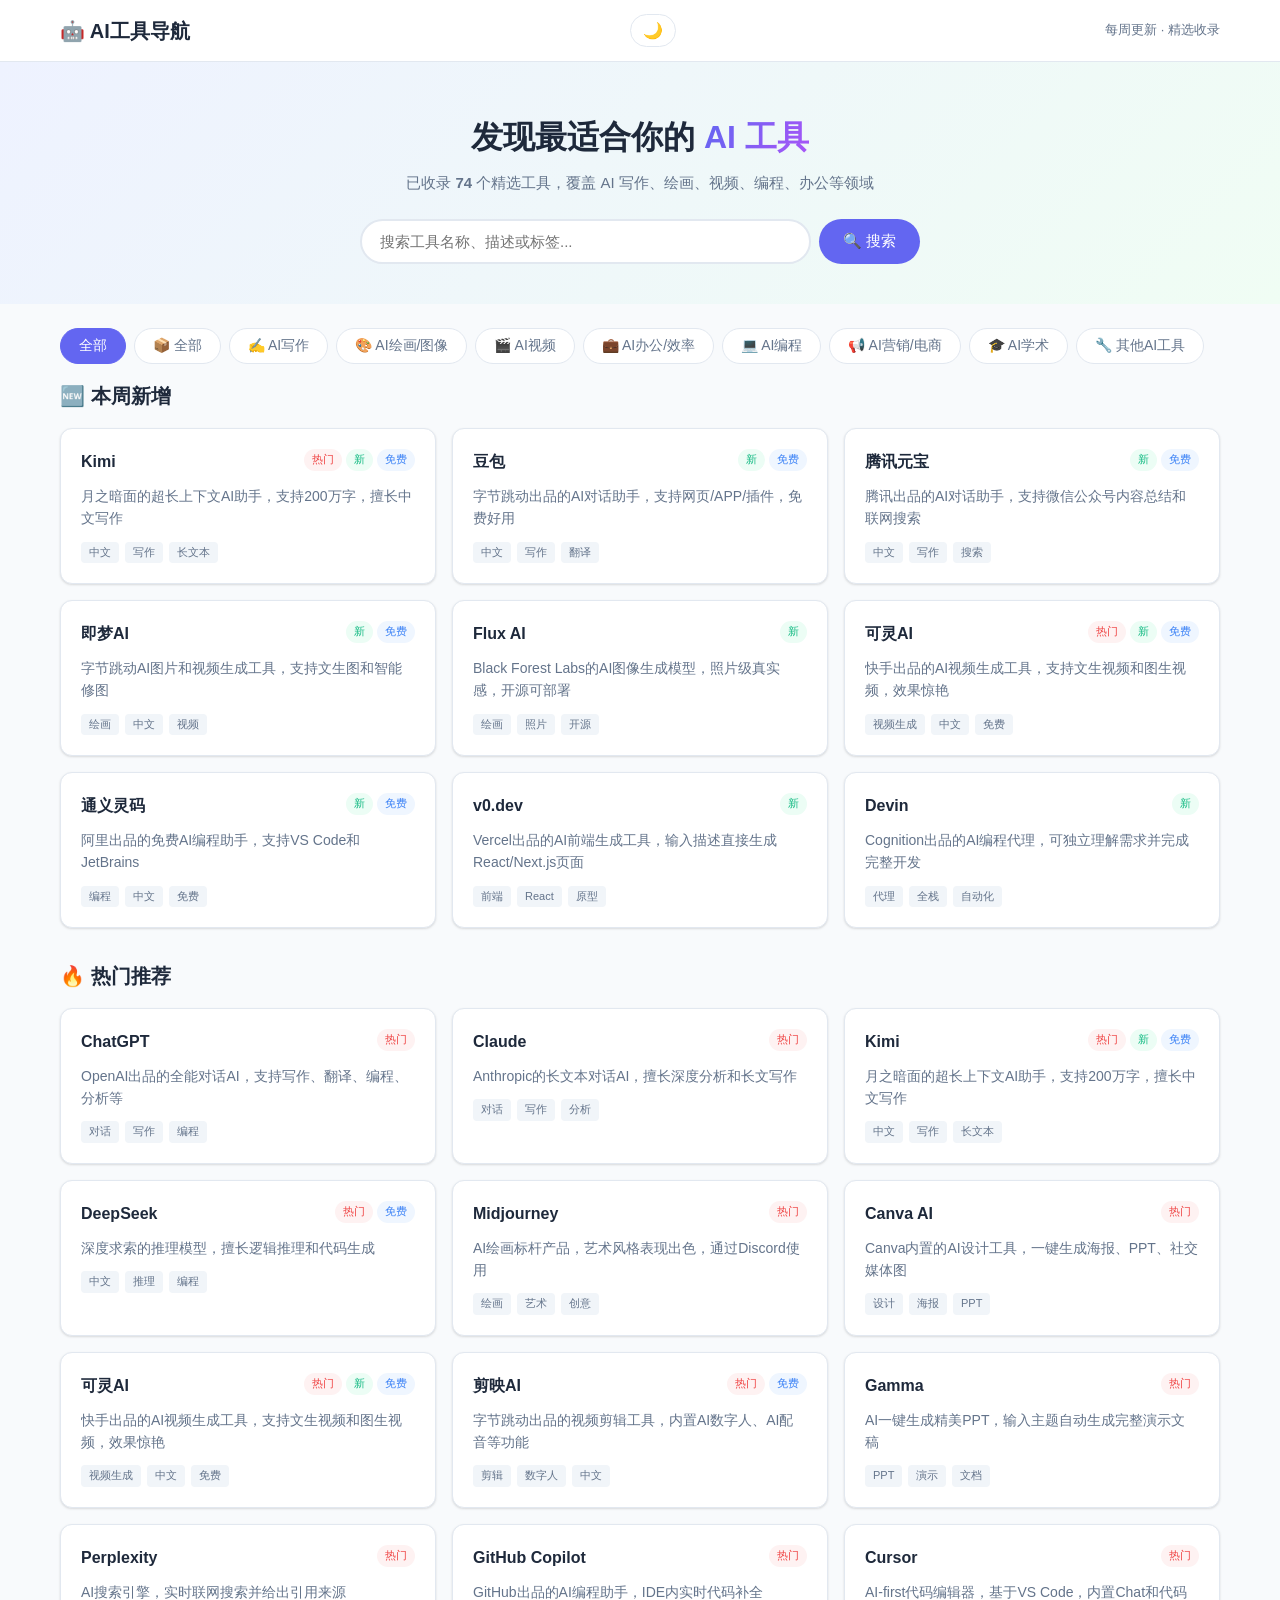
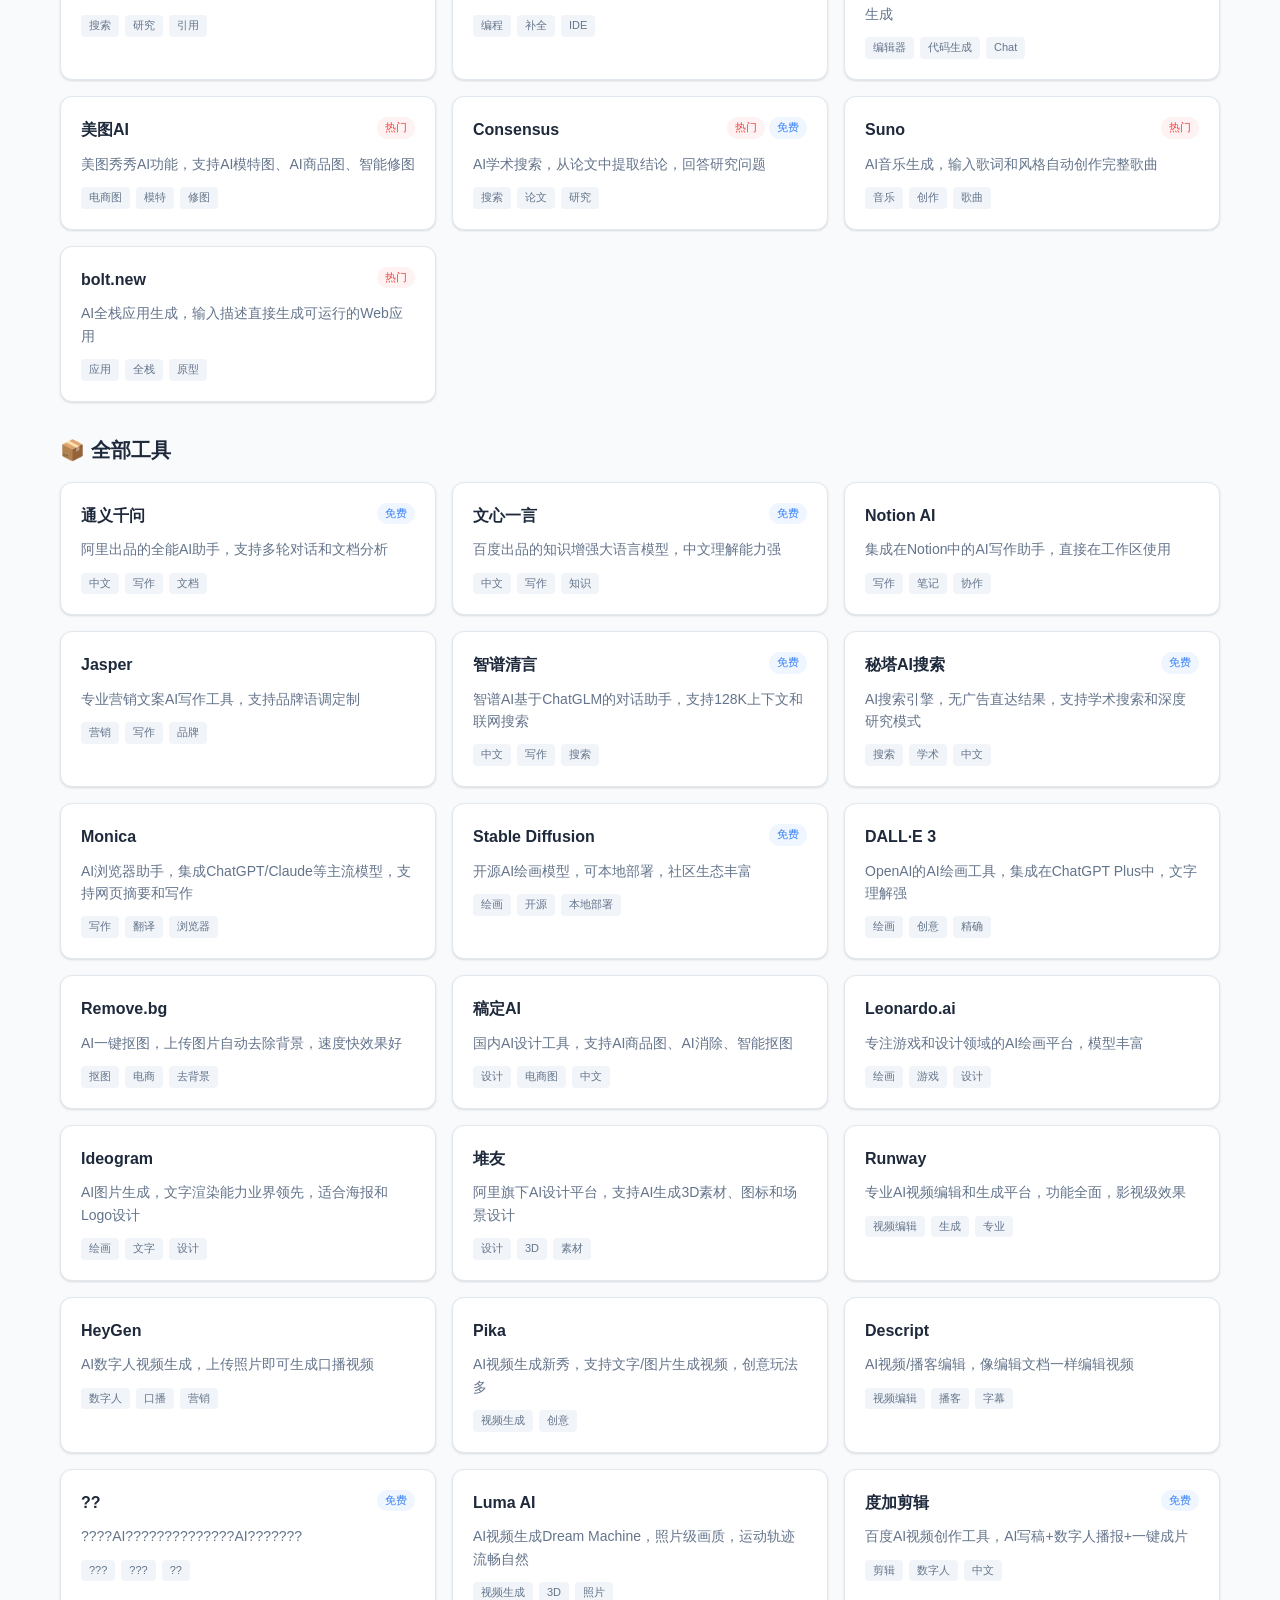
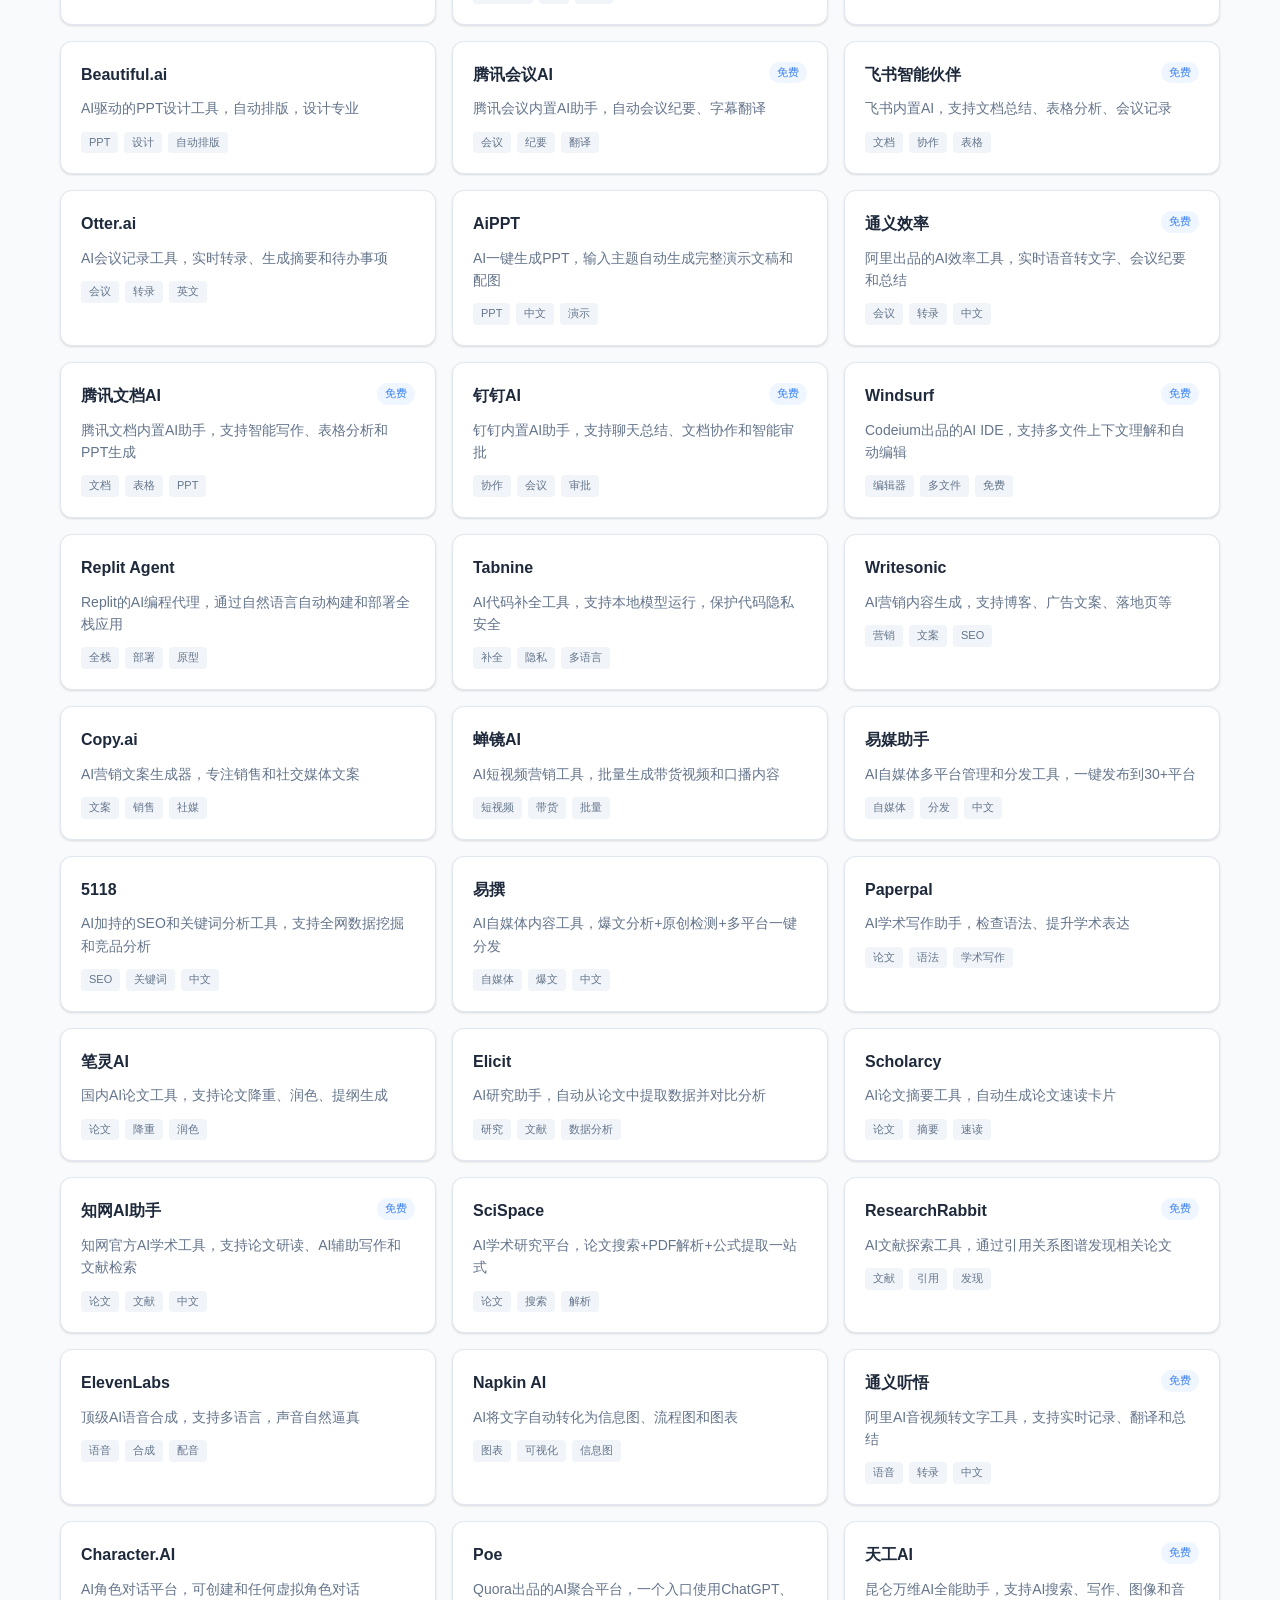
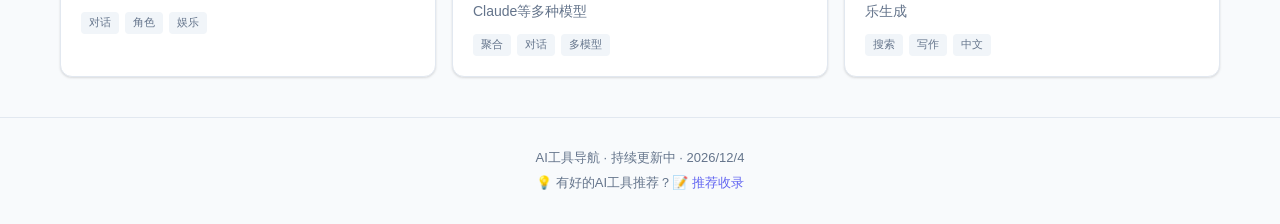
<file: index.html>
﻿<!DOCTYPE html>
<html lang="zh-CN">
<head>
    <!-- v2026.05.28 -->
    <meta charset="UTF-8">
    <meta name="baidu-site-verification" content="codeva-qeWv6g9emH" />
    <meta name="msvalidate.01" content="7D9E486D39D62B6018BD7FE796A8CFE3" />
    <meta name="viewport" content="width=device-width, initial-scale=1.0">
    <title>AI工具导航 - 发现最好用的AI工具</title>
    <meta name="description" content="精选AI工具导航站，涵盖AI写作、AI绘画、AI视频、AI编程、AI办公等分类，帮你找到最适合的AI工具。">
    <meta name="keywords" content="AI工具,AI导航,AI工具导航,人工智能工具,AI写作,AI绘画,AI视频生成,AI编程">
    <link rel="stylesheet" href="style.css"><!-- JSON-LD 结构化数据（SEO）-->
<script type="application/ld+json">
{
  "@context": "https://schema.org",
  "@type": "WebApplication",
  "name": "AI工具导航",
  "description": "精选AI工具导航站，涵盖AI写作、AI绘画、AI视频、AI编程、AI办公等分类，帮你找到最适合的AI工具。",
  "url": "https://ai-nav-kappa.vercel.app",
  "applicationCategory": "BrowserApplication",
  "offers": { "@type": "Offer", "price": "0", "priceCurrency": "CNY" }
}
</script>

<!-- Open Graph / 社交分享 -->
<meta property="og:title" content="AI工具导航 - 发现最好用的AI工具">
<meta property="og:description" content="精选70+个AI工具，涵盖写作、绘画、视频、编程、办公、营销、学术8个分类。免费、无广告、持续更新。">
<meta property="og:image" content="https://ai-nav-kappa.vercel.app/og-image.png">
<meta property="og:url" content="https://ai-nav-kappa.vercel.app">
<meta property="og:type" content="website">
<meta name="twitter:card" content="summary_large_image">
<meta name="twitter:title" content="AI工具导航 - 发现最好用的AI工具">
<meta name="twitter:description" content="精选70+个AI工具，涵盖写作、绘画、视频、编程、办公、营销、学术8个分类。">

<!-- Microsoft Clarity -->
<script type="text/javascript">
(function(c,l,a,r,i,t,y){
    c[a]=c[a]||function(){(c[a].q=c[a].q||[]).push(arguments)};
    t=l.createElement(r);t.async=1;t.src="https://www.clarity.ms/tag/"+i;
    y=l.getElementsByTagName(r)[0];y.parentNode.insertBefore(t,y);
})(window, document, "clarity", "script", "wxiw5yvrwx");
</script>
</head>
<body>
    <!-- 顶部导航 -->
    <header class="header">
        <div class="container">
            <a href="/" class="logo">🤖 AI工具导航</a>
            <button class="theme-toggle" id="themeToggle" title="切换主题">🌙</button><span class="header-tag">每周更新 · 精选收录</span>
        </div>
    </header>

    <!-- 搜索区域 -->
    <section class="hero">
        <div class="container">
            <h1>发现最适合你的 <span class="highlight">AI 工具</span></h1>
            <p class="hero-sub">已收录 <strong id="toolCount">0</strong> 个精选工具，覆盖 AI 写作、绘画、视频、编程、办公等领域</p>
            <div class="search-box">
                <input type="text" id="searchInput" placeholder="搜索工具名称、描述或标签..." autocomplete="off">
                <button id="searchBtn">🔍 搜索</button>
            </div>
        </div>
    </section>

    <!-- 主体内容 -->
    <main class="container">
        <!-- 分类导航 -->
        <nav class="category-nav" id="categoryNav">
            <button class="cat-btn active" data-cat="all">全部</button>
        </nav>

        <!-- 本周新增 -->
        <section class="section-new" id="newToolsSection">
            <h2>🆕 本周新增</h2>
            <div class="tool-grid" id="newToolsGrid"></div>
        </section>

        <!-- 热门推荐 -->
        <section class="section-hot">
            <h2>🔥 热门推荐</h2>
            <div class="tool-grid" id="hotToolsGrid"></div>
        </section>

        <!-- 全部分类 -->
        <section class="section-all">
            <h2>📦 全部工具</h2>
            <div class="tool-grid" id="allToolsGrid"></div>
            <div class="no-result" id="noResult" style="display:none;">
                <p>😕 没找到匹配的工具，试试其他关键词？</p>
            </div>
        </section>
    </main>

    <!-- 页脚 -->
    <footer class="footer">
        <div class="container">
            <p>AI工具导航 · 持续更新中 · <span id="updateTime"></span></p>
            <p class="footer-tip">💡 有好的AI工具推荐？<a href="https://github.com/lllllllyc123/ai-nav/issues/new?title=%E5%B7%A5%E5%85%B7%E6%94%B6%E5%BD%95%EF%BC%9A&body=%E5%B7%A5%E5%85%B7%E5%90%8D%E7%A7%B0%EF%BC%9A%0A%E5%AE%98%E7%BD%91%E9%93%BE%E6%8E%A5%EF%BC%9A%0A%E5%88%86%E7%B1%BB%EF%BC%9A%0A%E4%B8%80%E5%8F%A5%E8%AF%9D%E6%8F%8F%E8%BF%B0%EF%BC%9A" target="_blank">📝 推荐收录</a></p>
        </div>
    </footer>

    <script src="data.js"></script>
    <script src="affiliate.js"></script>
    <script src="script.js"></script>

<script>
(function(){
    var s=localStorage.getItem('theme');if(s==='dark')document.documentElement.setAttribute('data-theme','dark');
    var b=document.getElementById('themeToggle');
    if(s==='dark')b.textContent='☀️';
    b.addEventListener('click',function(){
        var c=document.documentElement.getAttribute('data-theme');
        var n=c==='dark'?'':'dark';
        document.documentElement.setAttribute('data-theme',n);
        localStorage.setItem('theme',n);
        b.textContent=n==='dark'?'☀️':'🌙';
    });
})();
</script>

</body>
</html>
</file>
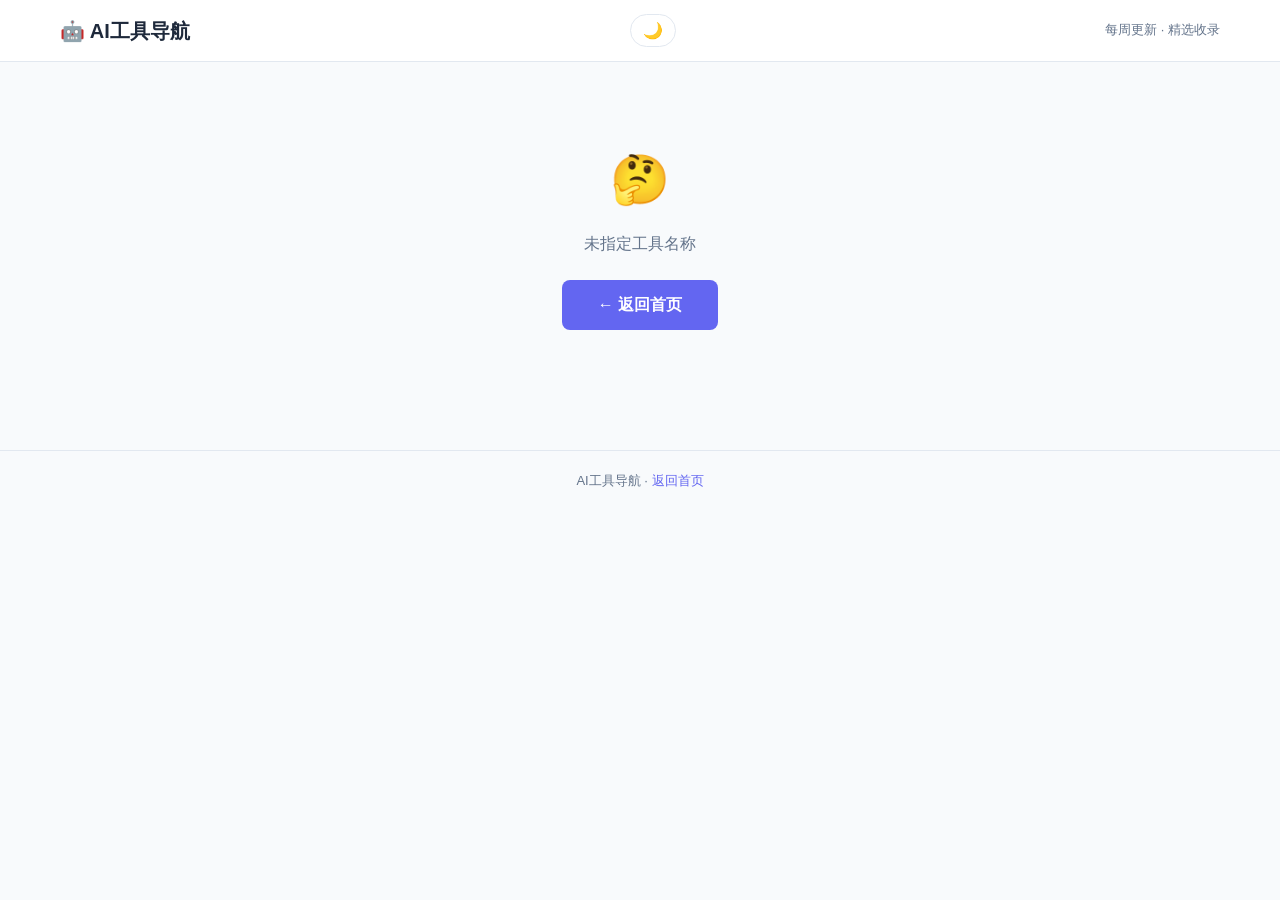
<file: tool.html>
﻿<!DOCTYPE html>
<html lang="zh-CN">
<head>
    <meta charset="UTF-8">
    <meta name="viewport" content="width=device-width, initial-scale=1.0">
    <title id="pageTitle">AI工具导航</title>
    <meta name="description" id="pageDesc" content="AI工具导航 - 发现最适合你的AI工具">
    <meta name="keywords" content="AI工具,AI导航,AI工具导航">
    <link rel="stylesheet" href="style.css">

    <meta property="og:title" id="ogTitle" content="AI工具导航">
    <meta property="og:description" id="ogDesc" content="发现最适合你的AI工具">
    <meta property="og:image" content="https://ai-nav-kappa.vercel.app/og-image.png">
    <meta property="og:url" id="ogUrl" content="https://ai-nav-kappa.vercel.app">
    <meta property="og:type" content="website">

    <style>
        .detail-hero {
            text-align: center;
            padding: 48px 20px 40px;
            background: linear-gradient(135deg, #eef2ff 0%, #f8fafc 100%);
        }
        .detail-hero h1 { font-size: 34px; margin-bottom: 8px; }
        .detail-badges { margin: 12px 0 16px; display: flex; gap: 8px; justify-content: center; flex-wrap: wrap; }
        .badge { font-size: 12px; padding: 3px 10px; border-radius: 20px; font-weight: 600; }
        .badge-hot { background: #fef2f2; color: #ef4444; }
        .badge-new { background: #ecfdf5; color: #10b981; }
        .badge-free { background: #eff6ff; color: #3b82f6; }
        .badge-freemium { background: #fefce8; color: #ca8a04; }
        .badge-paid { background: #fef2f2; color: #dc2626; }

        .detail-desc {
            max-width: 600px; margin: 0 auto 24px;
            font-size: 17px; color: #475569; line-height: 1.7;
        }
        .btn-visit {
            display: inline-block; padding: 12px 36px; font-size: 16px; font-weight: 600;
            background: var(--primary); color: white; border-radius: 8px; border: none; cursor: pointer;
            text-decoration: none; transition: background 0.2s;
        }
        .btn-visit:hover { background: var(--primary-dark); text-decoration: none; }

        .detail-content { padding: 40px 0 20px; }
        .detail-content h2 { font-size: 22px; margin-bottom: 16px; color: var(--text); }
        .info-grid {
            display: grid; grid-template-columns: repeat(auto-fit, minmax(180px, 1fr));
            gap: 16px; margin-bottom: 40px;
        }
        .info-card {
            background: var(--card-bg); border: 1px solid var(--border);
            border-radius: var(--radius); padding: 16px 20px;
        }
        .info-card .label { font-size: 12px; color: var(--text-secondary); text-transform: uppercase; letter-spacing: 1px; margin-bottom: 6px; }
        .info-card .value { font-size: 16px; font-weight: 600; color: var(--text); }

        .related { padding: 30px 0 50px; }
        .related h2 { font-size: 22px; margin-bottom: 20px; }
        .tool-grid { display: grid; grid-template-columns: repeat(auto-fill, minmax(260px, 1fr)); gap: 14px; }
        .tool-card {
            background: var(--card-bg); border: 1px solid var(--border); border-radius: var(--radius);
            padding: 16px 20px; cursor: pointer; transition: box-shadow 0.2s;
        }
        .tool-card:hover { box-shadow: var(--shadow-hover); }
        .tool-card .card-header { display: flex; justify-content: space-between; align-items: center; margin-bottom: 6px; }
        .tool-card .tool-name { font-weight: 600; font-size: 15px; color: var(--text); }
        .tool-card .tool-desc { font-size: 13px; color: var(--text-secondary); margin-bottom: 10px; line-height: 1.5; }
        .tool-card .card-footer { display: flex; justify-content: space-between; align-items: center; }
        .tool-tags { display: flex; gap: 4px; flex-wrap: wrap; }
        .tool-tag { font-size: 11px; padding: 2px 8px; background: #f1f5f9; border-radius: 4px; color: var(--text-secondary); }

        .not-found { text-align: center; padding: 80px 20px; }
        .not-found h2 { font-size: 48px; margin-bottom: 12px; }
        .not-found p { color: var(--text-secondary); margin-bottom: 24px; }

        .detail-footer { padding: 20px 0; border-top: 1px solid var(--border); text-align: center; color: var(--text-secondary); font-size: 13px; margin-top: 40px; }
    </style>
</head>
<body>
    <header class="header">
        <div class="container">
            <a href="/" class="logo">🤖 AI工具导航</a>
            <button class="theme-toggle" id="themeToggle" title="切换主题">🌙</button><span class="header-tag">每周更新 · 精选收录</span>
        </div>
    </header>

    <!-- 详情内容由 JS 动态渲染 -->
    <main id="mainContent"></main>

    <footer class="detail-footer">
        <div class="container">
            <p>AI工具导航 · <a href="/">返回首页</a></p>
        </div>
    </footer>

    <script src="data.js"></script>
    <script src="affiliate.js"></script>
    <script>
    // ---- 工具详情页渲染 ----
    function getParam(name) {
        var url = new URL(window.location.href);
        return url.searchParams.get(name) || '';
    }

    function getPricingLabel(p) {
        if (p === 'free') return '免费';
        if (p === 'paid') return '付费';
        return '部分免费';
    }

    function getPricingBadgeClass(p) {
        if (p === 'free') return 'badge-free';
        if (p === 'paid') return 'badge-paid';
        return 'badge-freemium';
    }

    function getCategoryName(key) {
        var cat = CATEGORIES.find(function(c) { return c.key === key; });
        return cat ? (cat.icon + ' ' + cat.name) : key;
    }

    function renderToolCard(tool) {
        var badges = '';
        if (tool.isHot) badges += '<span class="badge badge-hot">热门</span>';
        if (tool.isNew) badges += '<span class="badge badge-new">新</span>';
        if (tool.pricing === 'free') badges += '<span class="badge badge-free">免费</span>';

        var tags = tool.tags.slice(0, 3).map(function(t) { return '<span class="tool-tag">' + t + '</span>'; }).join('');

        var detailUrl = 'tool.html?name=' + encodeURIComponent(tool.name);

        return ''
            + '<a href="' + detailUrl + '" class="tool-card" style="display:block;text-decoration:none;color:inherit">'
            + '<div class="card-header">'
            + '<span class="tool-name">' + tool.name + '</span>'
            + '<span class="tool-badges">' + badges + '</span>'
            + '</div>'
            + '<div class="tool-desc">' + tool.desc + '</div>'
            + '<div class="card-footer">'
            + '<span class="tool-tags">' + tags + '</span>'
            + '</div>'
            + '</a>';
    }

    function init() {
        var toolName = decodeURIComponent(getParam('name'));
        var main = document.getElementById('mainContent');

        if (!toolName) {
            main.innerHTML = '<div class="not-found"><h2>🤔</h2><p>未指定工具名称</p><a href="/" class="btn-visit">← 返回首页</a></div>';
            return;
        }

        var tool = TOOLS.find(function(t) { return t.name === toolName; });

        if (!tool) {
            main.innerHTML = '<div class="not-found"><h2>😕</h2><p>未找到工具「' + toolName + '」</p><a href="/" class="btn-visit">← 返回首页</a></div>';
            return;
        }

        // Update SEO meta
        var title = tool.name + ' - AI工具导航';
        var desc = tool.desc;
        document.title = title;
        document.getElementById('pageTitle').textContent = title;
        document.getElementById('pageDesc').setAttribute('content', desc);
        document.getElementById('ogTitle').setAttribute('content', title);
        document.getElementById('ogDesc').setAttribute('content', desc);
        document.getElementById('ogUrl').setAttribute('content', 'https://ai-nav-kappa.vercel.app/tool.html?name=' + encodeURIComponent(tool.name));
        document.querySelector('meta[name="keywords"]').setAttribute('content', 'AI工具,' + tool.name + ',' + tool.tags.join(','));

        // Build badges HTML
        var badges = '';
        if (tool.isHot) badges += '<span class="badge badge-hot">🔥 热门</span>';
        if (tool.isNew) badges += '<span class="badge badge-new">🆕 本周新增</span>';
        badges += '<span class="badge ' + getPricingBadgeClass(tool.pricing) + '">💰 ' + getPricingLabel(tool.pricing) + '</span>';

        // Render
        var html = '';

        // Hero
        html += '<section class="detail-hero">';
        html += '<div class="container">';
        html += '<h1>' + tool.name + '</h1>';
        html += '<div class="detail-badges">' + badges + '</div>';
        html += '<p class="detail-desc">' + tool.desc + '</p>';
        html += '<a href="' + getAffiliateUrl(tool) + '" target="_blank" rel="noopener" class="btn-visit" onclick="recordClick(\'' + getAffiliateUrl(tool) + '\')">🔗 访问官网</a>';
        html += '</div></section>';

        // Info section
        html += '<section class="detail-content container">';
        html += '<h2>📋 工具信息</h2>';
        html += '<div class="info-grid">';
        html += '<div class="info-card"><div class="label">分类</div><div class="value">' + getCategoryName(tool.category) + '</div></div>';
        html += '<div class="info-card"><div class="label">价格</div><div class="value">' + getPricingLabel(tool.pricing) + '</div></div>';
        html += '<div class="info-card"><div class="label">标签</div><div class="value" style="display:flex;gap:4px;flex-wrap:wrap">' + tool.tags.map(function(t) { return '<span class="tool-tag" style="font-size:12px">' + t + '</span>'; }).join('') + '</div></div>';
        html += '</div>';
        html += '</section>';

        // Related tools
        var related = TOOLS.filter(function(t) { return t.category === tool.category && t.name !== tool.name; });
        if (related.length > 0) {
            html += '<section class="related container">';
            html += '<h2>📂 同分类工具</h2>';
            html += '<div class="tool-grid">';
            related.forEach(function(t) {
                html += renderToolCard(t);
            });
            html += '</div></section>';
        }

        main.innerHTML = html;
    }

    document.addEventListener('DOMContentLoaded', init);
    </script>

<script>
(function(){
    var s=localStorage.getItem('theme');if(s==='dark')document.documentElement.setAttribute('data-theme','dark');
    var b=document.getElementById('themeToggle');
    if(s==='dark')b.textContent='☀️';
    b.addEventListener('click',function(){
        var c=document.documentElement.getAttribute('data-theme');
        var n=c==='dark'?'':'dark';
        document.documentElement.setAttribute('data-theme',n);
        localStorage.setItem('theme',n);
        b.textContent=n==='dark'?'☀️':'🌙';
    });
})();
</script>

</body>
</html>
</file>
<file: style.css>
﻿/* ========== 基础样式 ========== */
:root {
    --primary: #6366f1;
    --primary-dark: #4f46e5;
    --bg: #f8fafc;
    --card-bg: #ffffff;
    --text: #1e293b;
    --text-secondary: #64748b;
    --border: #e2e8f0;
    --hot: #ef4444;
    --new: #10b981;
    --shadow: 0 1px 3px rgba(0,0,0,0.08), 0 1px 2px rgba(0,0,0,0.06);
    --shadow-hover: 0 10px 25px rgba(0,0,0,0.1);
    --radius: 12px;
    --radius-sm: 8px;
}


/* ========== 暗色模式 ========== */
[data-theme="dark"] {
    --bg: #0f172a;
    --card-bg: #1e293b;
    --text: #e2e8f0;
    --text-secondary: #94a3b8;
    --border: #334155;
    --shadow: 0 1px 3px rgba(0,0,0,0.3);
    --shadow-hover: 0 10px 25px rgba(0,0,0,0.5);
}
[data-theme="dark"] .hero {
    background: linear-gradient(135deg, #1e1b4b 0%, #0f172a 100%);
}
[data-theme="dark"] .tool-tag,
[data-theme="dark"] .tool-card .tool-tag {
    background: #334155;
}
[data-theme="dark"] .badge-hot { background: #3b1515; }
[data-theme="dark"] .badge-new { background: #0d3326; }
[data-theme="dark"] .badge-free { background: #0f2240; }
[data-theme="dark"] .search-box input {
    background: var(--card-bg); color: var(--text);
}
[data-theme="dark"] .search-box input::placeholder {
    color: var(--text-secondary);
}

/* 详情页暗色模式 */
[data-theme="dark"] .detail-hero {
    background: linear-gradient(135deg, #1e1b4b 0%, #0f172a 100%);
}
[data-theme="dark"] .detail-desc {
    color: #94a3b8;
}
[data-theme="dark"] .info-card {
    background: var(--card-bg); border-color: var(--border);
}
[data-theme="dark"] .detail-footer {
    border-color: var(--border); color: var(--text-secondary);
}

[data-theme="dark"] .cat-btn {
    background: var(--card-bg);
}

/* 主题切换按钮 */
.theme-toggle {
    background: none; border: 1px solid var(--border);
    border-radius: 50px; padding: 6px 12px; font-size: 16px;
    cursor: pointer; transition: all 0.2s;
    margin-left: 12px;
}
.theme-toggle:hover { border-color: var(--primary); }

* { margin: 0; padding: 0; box-sizing: border-box; }

body {
    font-family: -apple-system, BlinkMacSystemFont, "Segoe UI", "PingFang SC", "Hiragino Sans GB", "Microsoft YaHei", sans-serif;
    background: var(--bg);
    color: var(--text);
    line-height: 1.6;
}

.container {
    max-width: 1200px;
    margin: 0 auto;
    padding: 0 20px;
}

a { color: var(--primary); text-decoration: none; }
a:hover { text-decoration: underline; }

/* ========== 顶部导航 ========== */
.header {
    background: var(--card-bg);
    border-bottom: 1px solid var(--border);
    padding: 14px 0;
    position: sticky; top: 0; z-index: 100;
}
.header .container {
    display: flex; align-items: center; justify-content: space-between;
}
.logo {
    font-size: 20px; font-weight: 700; color: var(--text);
}
.logo:hover { text-decoration: none; }
.header-tag {
    font-size: 13px; color: var(--text-secondary);
}

/* ========== 搜索区域 ========== */
.hero {
    text-align: center;
    padding: 50px 20px 40px;
    background: linear-gradient(135deg, #eef2ff 0%, #f0fdf4 100%);
}
.hero h1 { font-size: 32px; margin-bottom: 8px; }
.highlight {
    background: linear-gradient(120deg, var(--primary) 0%, #a855f7 100%);
    -webkit-background-clip: text; -webkit-text-fill-color: transparent;
    background-clip: text;
}
.hero-sub { color: var(--text-secondary); font-size: 15px; margin-bottom: 24px; }
.search-box {
    display: flex; max-width: 560px; margin: 0 auto; gap: 8px;
}
.search-box input {
    flex: 1; padding: 12px 18px;
    border: 2px solid var(--border); border-radius: 50px;
    font-size: 15px; outline: none; transition: border-color 0.2s;
}
.search-box input:focus { border-color: var(--primary); }
.search-box button {
    padding: 12px 24px; border: none; border-radius: 50px;
    background: var(--primary); color: #fff; font-size: 15px;
    cursor: pointer; transition: background 0.2s; white-space: nowrap;
}
.search-box button:hover { background: var(--primary-dark); }

/* ========== 分类导航 ========== */
.category-nav {
    display: flex; flex-wrap: wrap; gap: 8px;
    padding: 24px 0 16px;
}
.cat-btn {
    padding: 8px 18px; border: 1px solid var(--border);
    border-radius: 50px; background: var(--card-bg);
    font-size: 14px; color: var(--text-secondary);
    cursor: pointer; transition: all 0.2s;
}
.cat-btn:hover { border-color: var(--primary); color: var(--primary); }
.cat-btn.active {
    background: var(--primary); color: #fff; border-color: var(--primary);
}

/* ========== 区块标题 ========== */
section h2 { font-size: 20px; margin-bottom: 16px; }
.section-new, .section-hot { margin-bottom: 32px; }

/* ========== 工具卡片网格 ========== */
.tool-grid {
    display: grid;
    grid-template-columns: repeat(auto-fill, minmax(280px, 1fr));
    gap: 16px;
}

/* ========== 工具卡片 ========== */
.tool-card {
    background: var(--card-bg); border: 1px solid var(--border);
    border-radius: var(--radius); padding: 20px;
    box-shadow: var(--shadow); transition: all 0.2s;
    cursor: pointer; position: relative;
}
.tool-card:hover {
    box-shadow: var(--shadow-hover);
    transform: translateY(-2px);
    border-color: var(--primary);
}
.tool-card .card-header {
    display: flex; align-items: flex-start; justify-content: space-between;
    margin-bottom: 10px;
}
.tool-card .tool-name {
    font-size: 16px; font-weight: 600; color: var(--text);
}
.tool-card .tool-badges {
    display: flex; gap: 4px; flex-shrink: 0;
}
.badge {
    font-size: 11px; padding: 2px 8px; border-radius: 50px;
    font-weight: 500;
}
.badge-hot { background: #fef2f2; color: var(--hot); }
.badge-new { background: #ecfdf5; color: var(--new); }
.badge-free { background: #eff6ff; color: #3b82f6; }

.tool-card .tool-desc {
    font-size: 14px; color: var(--text-secondary);
    margin-bottom: 12px; display: -webkit-box;
    -webkit-line-clamp: 2; -webkit-box-orient: vertical;
    overflow: hidden;
}
.tool-card .card-footer {
    display: flex; align-items: center; justify-content: space-between;
    font-size: 12px; color: var(--text-secondary);
}
.tool-card .tool-tags {
    display: flex; gap: 6px; flex-wrap: wrap;
}
.tool-card .tool-tag {
    font-size: 11px; padding: 2px 8px;
    background: #f1f5f9; border-radius: 4px; color: var(--text-secondary);
}
.tool-card .tool-stats {
    display: flex; gap: 12px; font-size: 11px; color: #94a3b8;
    flex-shrink: 0;
}

/* ========== 无结果 ========== */
.no-result {
    text-align: center; padding: 60px 20px; color: var(--text-secondary);
}
.no-result p { font-size: 18px; }

/* ========== 页脚 ========== */
.footer {
    text-align: center; padding: 30px 20px;
    border-top: 1px solid var(--border); margin-top: 40px;
    color: var(--text-secondary); font-size: 13px;
}
.footer-tip { margin-top: 4px; }

/* ========== 响应式 ========== */
@media (max-width: 640px) {
    .hero h1 { font-size: 24px; }
    .hero { padding: 32px 16px 28px; }
    .tool-grid { grid-template-columns: 1fr; }
    .search-box { flex-direction: column; }
    .search-box button { border-radius: 50px; }
}
</file>
